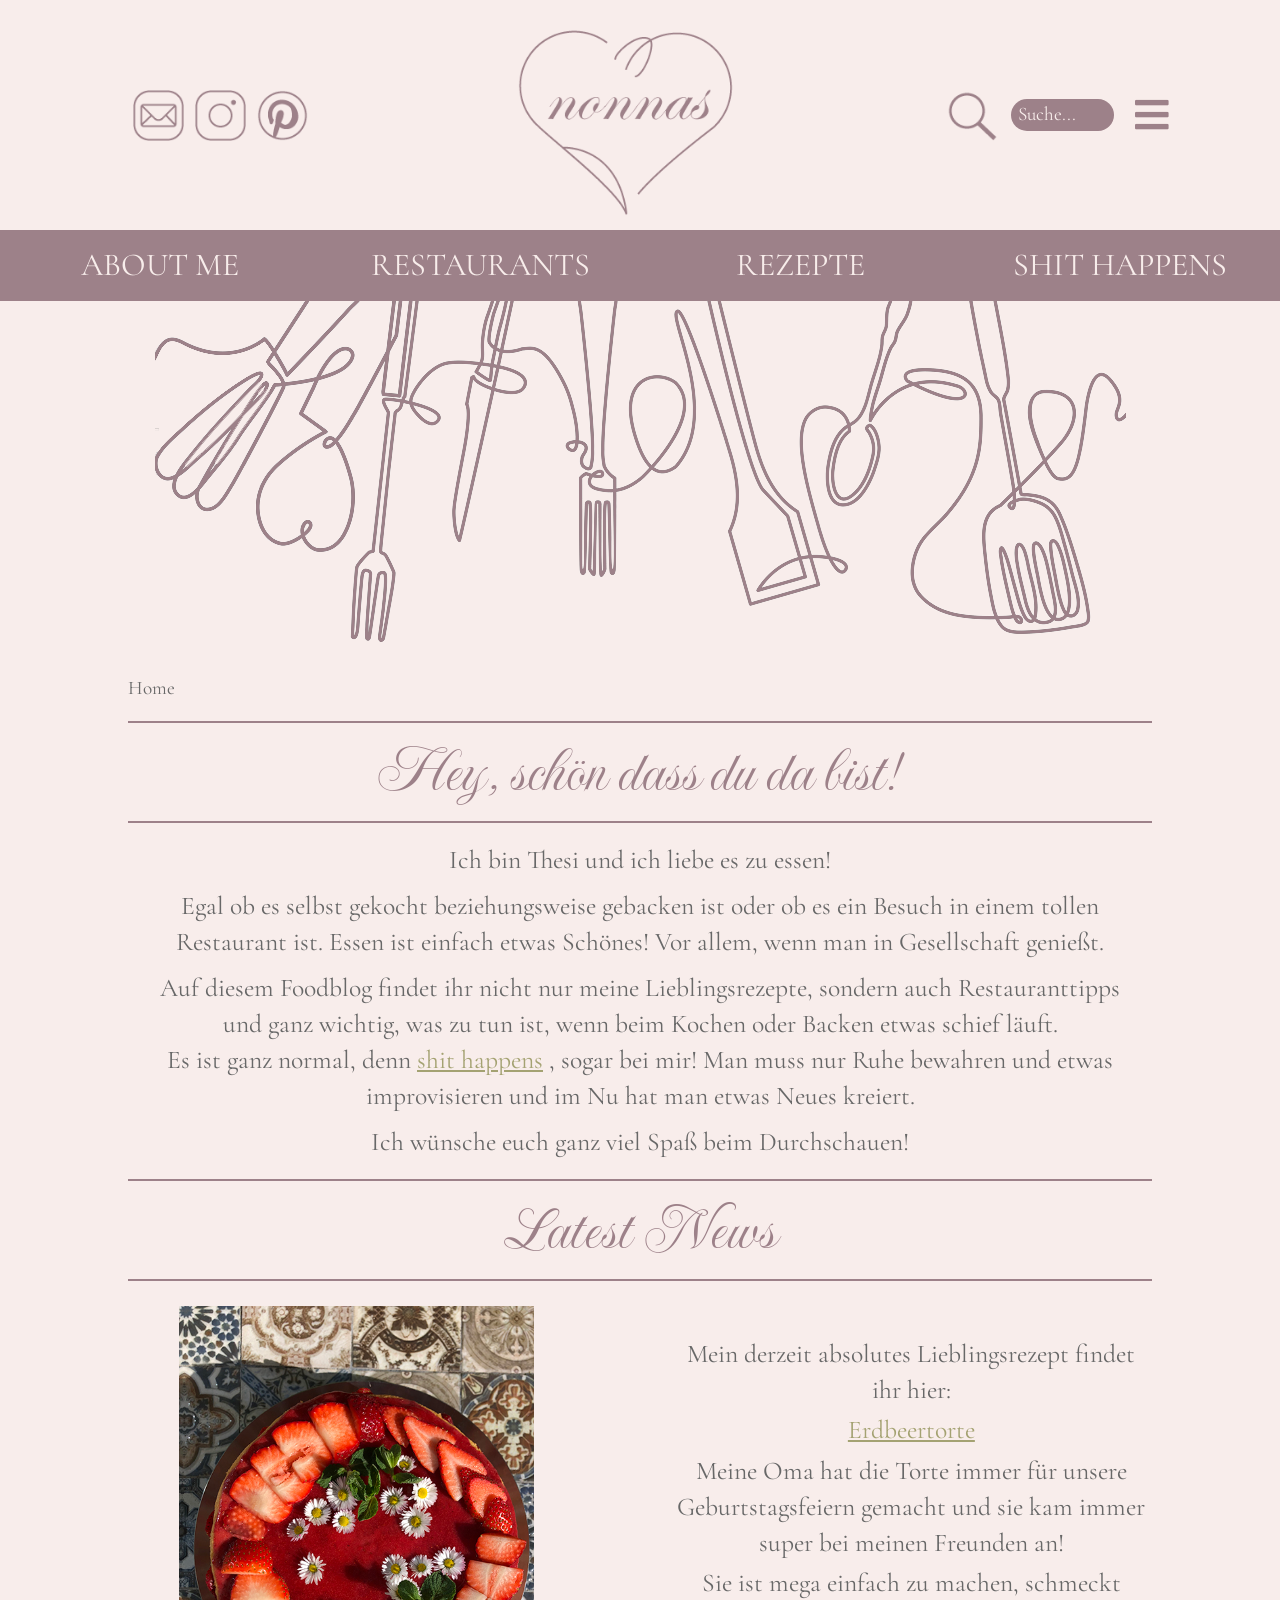
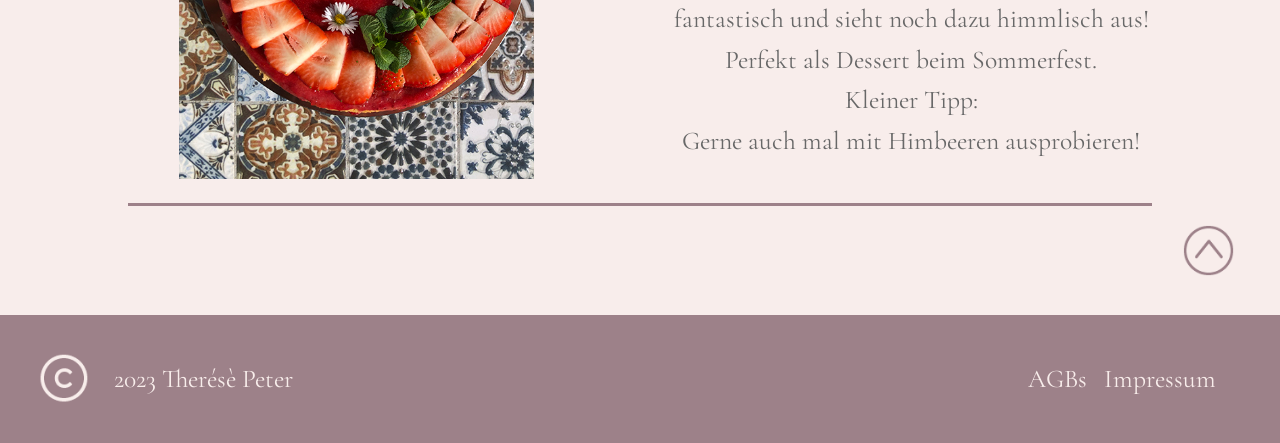
<file: index.html>
<!DOCTYPE html>
<html lang="de">

<head>
    <title>Nonnas Foodblog</title>
    <meta charset="utf-8">
    <link rel="stylesheet" href="css/style.css">
    <link rel="stylesheet" href="fontawesome/css/all.min.css">
    <meta name="viewport" content="width=device-width, initial-scale=1.0">
    <script src="js/script.js" defer></script>

    <link rel="preconnect" href="https://fonts.googleapis.com">
    <link rel="preconnect" href="https://fonts.gstatic.com" crossorigin>
    <link href="https://fonts.googleapis.com/css2?family=Cormorant+Garamond&family=Imperial+Script&display=swap"
        rel="stylesheet">
</head>

<body>

    <header id="header">
        <div class="icons-left">
            <a href="https://outlook.office.com/mail/" class="mail"> </a>
            <a href="https://www.instagram.com/" class="insta"> </a>
            <a href="https://www.pinterest.at/" class="pin"> </a>
        </div>

        <div id="logo" class="logo">
            <a href="index.html"> </a>
        </div>

        <div class="icons-right">
            <div class="icon-suche"></div>
            <div class="searchbar">
                <input type="text" placeholder="Suche...">
                <a href="#"> </a>
            </div>
        </div>
    </header>

    <nav class="menu-homeseite">

        <div><a href="#" class="dropdownmenu">About me</a></div>

        <div class="dropdown">
            <a href="#" class="dropdownmenu">Restaurants</a>
            <div class="dropdown-content">
                <a href="#">Meine Favoriten</a>
                <a href="#">Schon probiert?</a>
                <a href="#">Perfekt mit Freunden/Familie</a>
            </div>
        </div>

        <div class="dropdown">
            <a href="rezepte.html" class="dropdownmenu">Rezepte</a>
            <div class="dropdown-content">
                <a href="#">Bowls</a>
                <a href="#">Drinks</a>
                <a href="#">Fisch</a>
                <a href="#">Fleisch</a>
                <a href="#">Frühstück</a>
                <a href="#">Grillereien</a>
                <a href="#">Kuchen</a>
                <a href="#">Omas Geheimrezepte</a>
                <a href="#">Snacks</a>
                <a href="#">Vegan</a>
                <a href="#">Vegetarisch</a>
            </div>
        </div>

        <div class="dropdown">
            <a href="#" class="dropdownmenu">Shit happens</a>
            <div class="dropdown-content">
                <a href="#">Bei der Vorbereitung</a>
                <a href="#">Bei der Zubereitung</a>
                <a href="#">Beim Backen</a>
                <a href="#">Beim Grillen</a>
                <a href="#">Beim Kochem am Herd</a>
                <a href="#">Beim Kochen im Backrohr</a>
            </div>
        </div>
    </nav>


    <nav id="menu-burger" class="hide">
        <a href="javascript:void(0);" onclick="hideMenu()">
            <div id="geschlossen">
                <i class="fas fa-times"></i>
            </div>
        </a>
        <ul>
            <li><a href="index.html">Home</a></li>
            <li><a href="#">About me</a></li>

            <li class="dropdown-burger">
                <a href="#" class="dropdownmenu-burger">Restaurants</a>
            </li>

            <li class="dropdown-burger">
                <a href="rezepte.html" class="dropdownmenu-burger">Rezepte</a>
            </li>

            <li class="dropdown-burger">
                <a href="#" class="dropdownmenu-burger">Shit happens</a>
            </li>
        </ul>
    </nav>

    <div id="burger-content">
        <a href="javascript:void(0);" onclick="showMenu()">
            <div id="burger"><i class="fas fa-bars"></i></div>
        </a>
    </div>

    <main>
        <div id="titelbild"></div>

        <div class="breadcrumbs">
            <a href="index.html">Home</a>
        </div>

        <div class="trennlinie"></div>
        <h1>Hey, schön dass du da bist!</h1>
        <div class="trennlinie"></div>

        <p>Ich bin Thesi und ich liebe es zu essen!</p>
        <p>Egal ob es selbst gekocht beziehungsweise gebacken ist oder ob es ein Besuch in einem tollen<br>
            Restaurant ist. Essen ist einfach etwas Schönes! Vor allem, wenn man in Gesellschaft genießt.</p>
        <p>Auf diesem Foodblog findet ihr nicht nur meine Lieblingsrezepte, sondern auch Restauranttipps<br>
            und ganz wichtig, was zu tun ist, wenn beim Kochen oder Backen etwas schief läuft.<br>
            Es ist ganz normal, denn
            <a href="shit-happens.html">shit happens</a>
            , sogar bei mir! Man muss nur Ruhe bewahren und etwas<br>
            improvisieren und im Nu hat man etwas Neues kreiert.
        </p>
        <p>Ich wünsche euch ganz viel Spaß beim Durchschauen!</p>

        <div class="trennlinie"></div>
        <h1>Latest News</h1>
        <div class="trennlinie"></div>

        <div class="container-home">
            <div class="homelinks"></div>
            <div class="homerechts">
                <p>Mein derzeit absolutes Lieblingsrezept findet ihr hier:</p>
                <a href="erdbeertorte.html">Erdbeertorte</a>
                <p> Meine Oma hat die Torte immer für unsere<br>
                    Geburtstagsfeiern gemacht und sie kam immer<br>
                    super bei meinen Freunden an!</p>
                <p> Sie ist mega einfach zu machen, schmeckt fantastisch und sieht noch dazu himmlisch aus!</p>
                <p>Perfekt als Dessert beim Sommerfest.</p>
                <p>Kleiner Tipp:</p>
                <p>Gerne auch mal mit Himbeeren ausprobieren!</p>
            </div>
        </div>

        <div class="trennlinie"></div>

        <a href=#top id="seitenanfang">
            <img src="images/pfeil.png" alt="pfeilnachoben">
        </a>
    </main>

    <footer>
        <div class="footer">
            <div class="copyright"></div>
            <div class="footertext">2023 Therésè Peter</div>
            <div class="footerlinks">
                <a href="agbs.html">AGBs</a>
                <a href="impressum.html">Impressum</a>
            </div>
        </div>
    </footer>
</body>

</html>
</file>
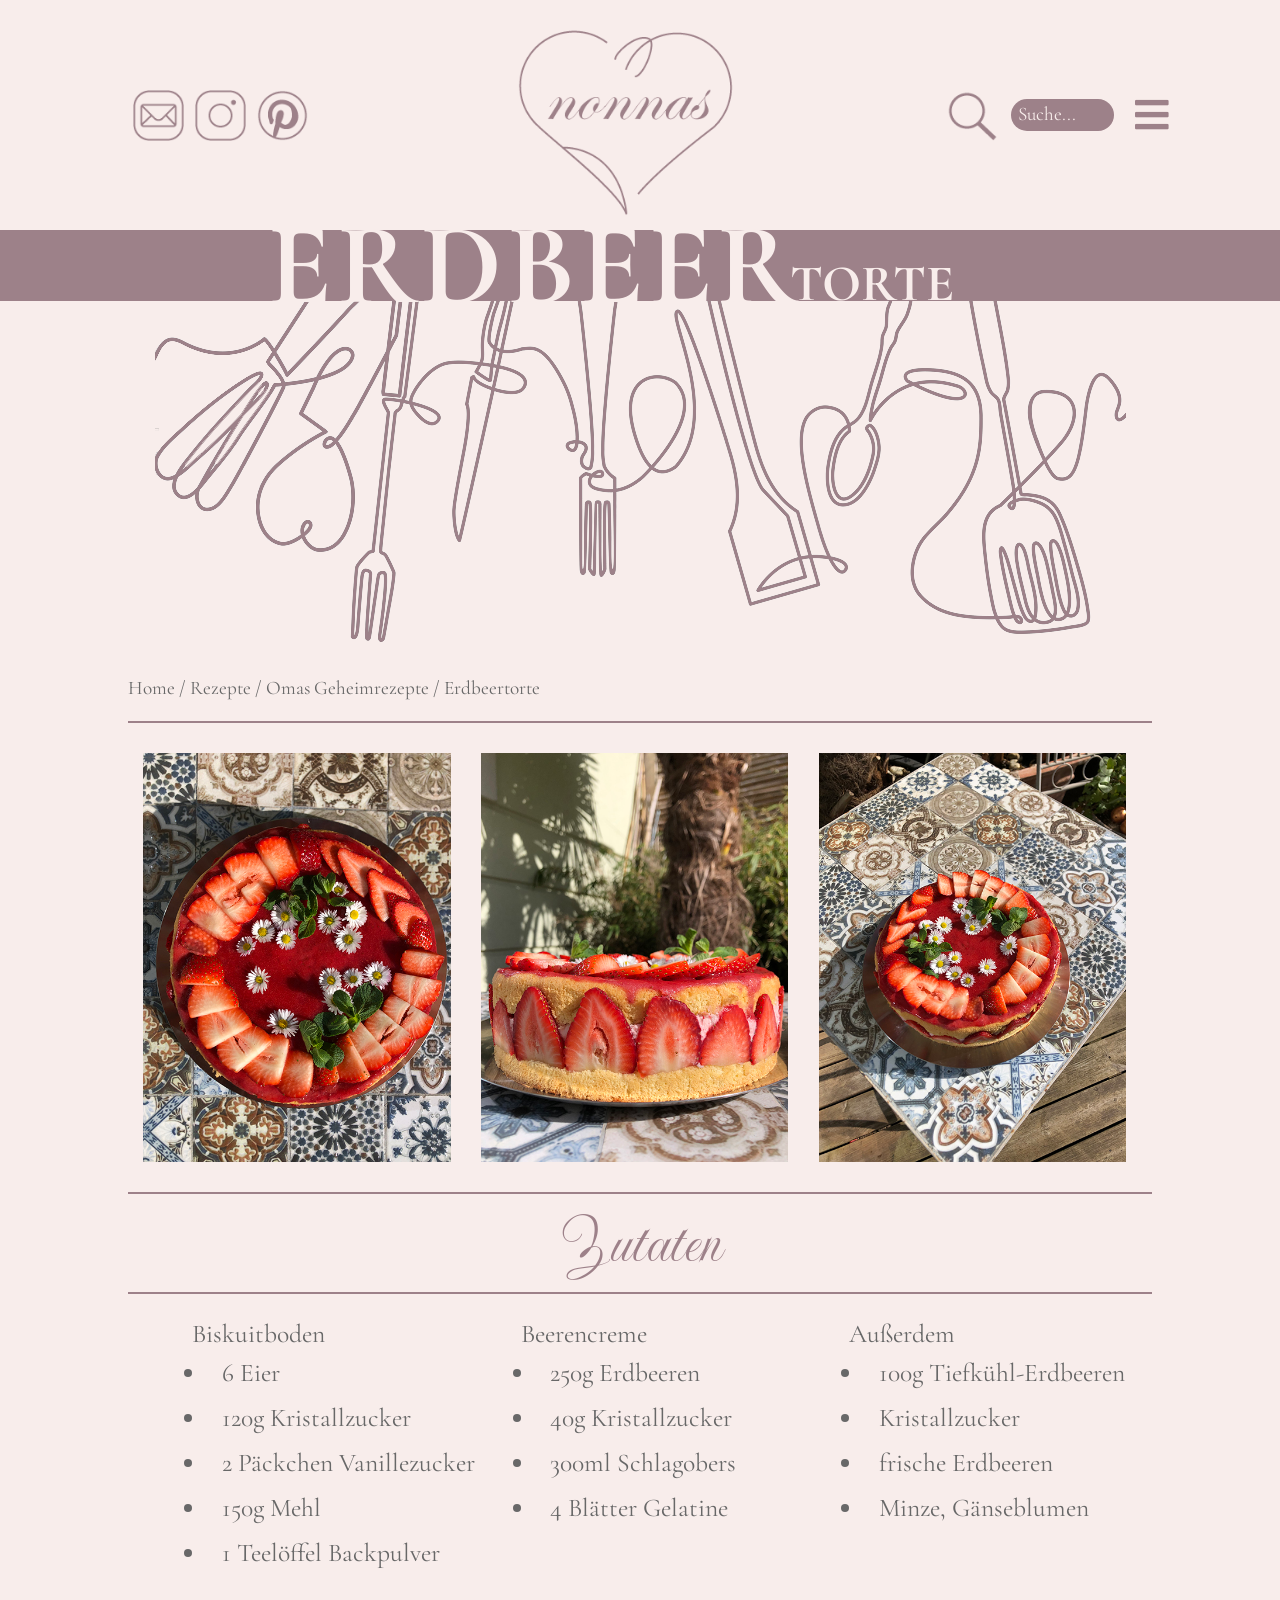
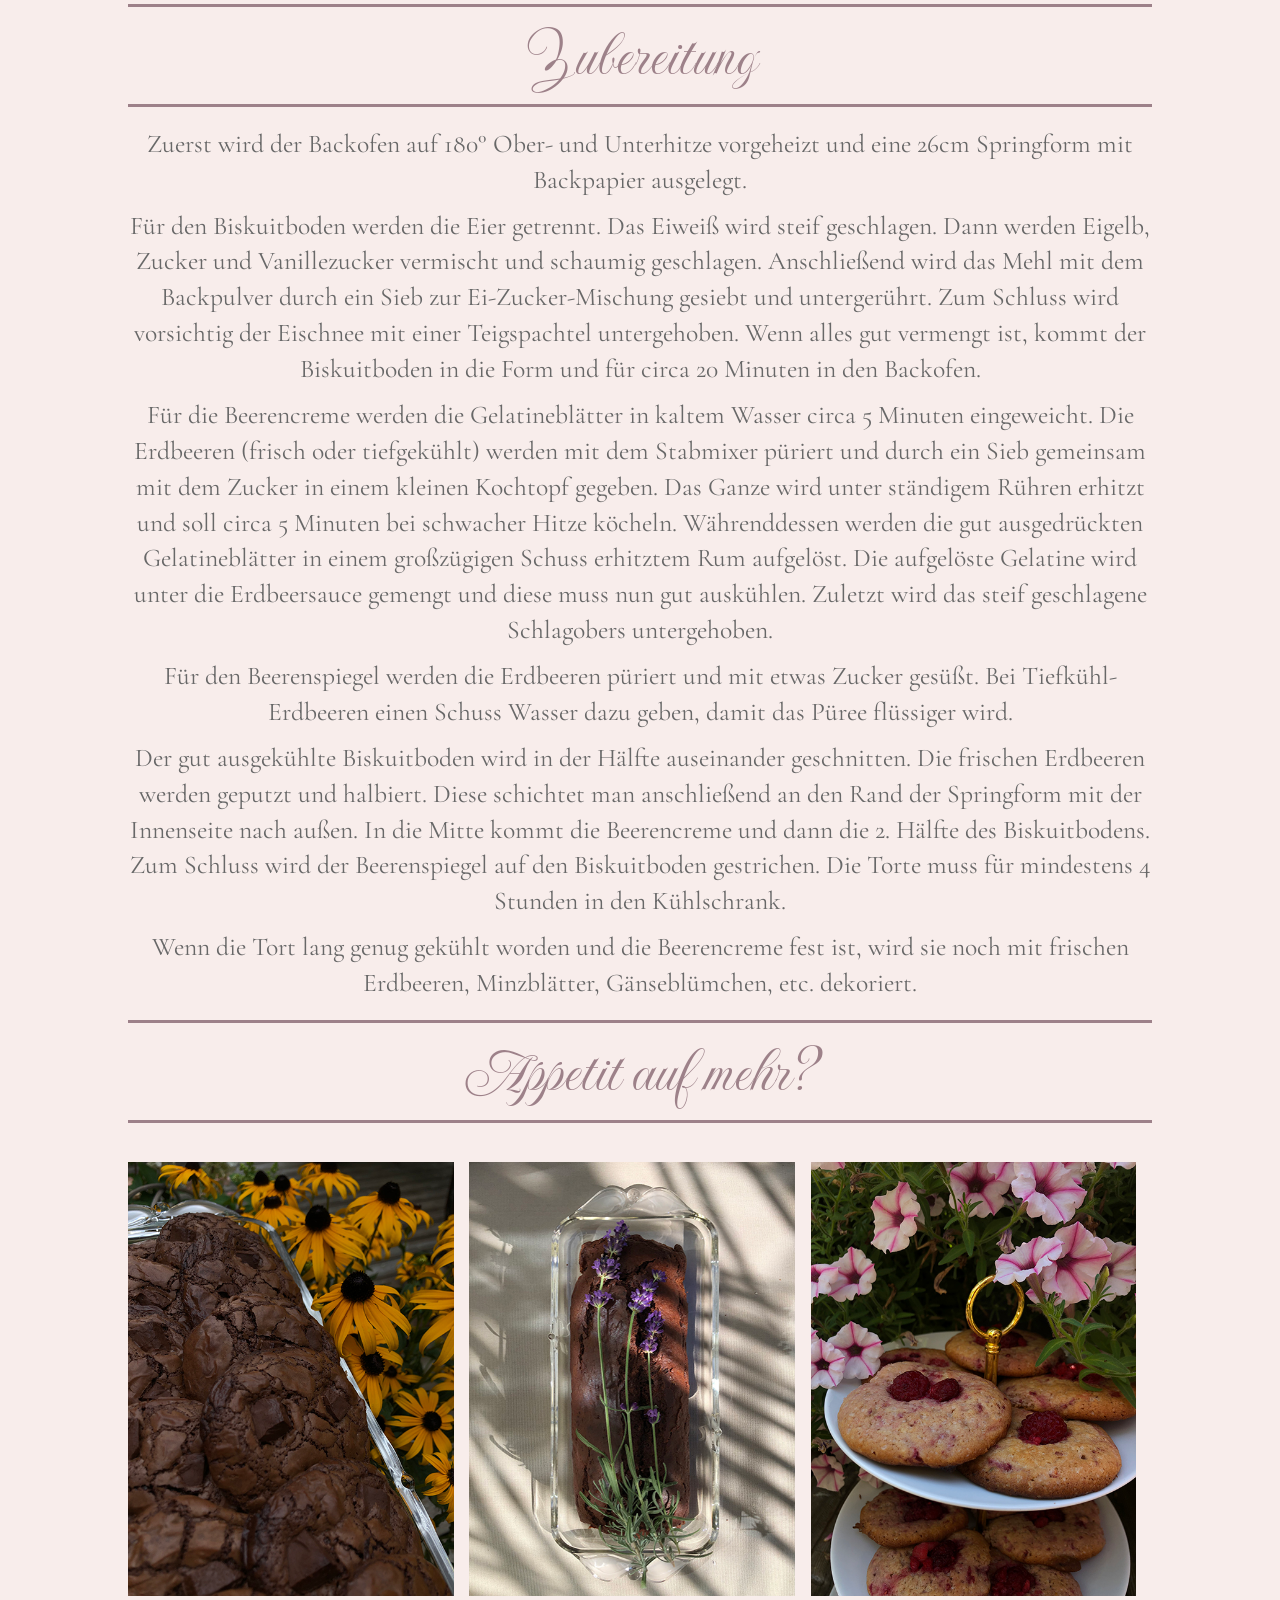
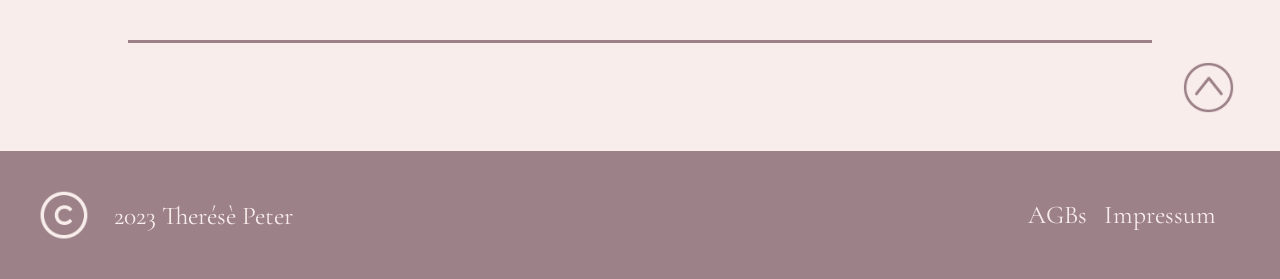
<file: erdbeertorte.html>
<!DOCTYPE html>
<html lang="de">

<head>
    <title>Nonnas Foodblog</title>
    <meta charset="utf-8">
    <link rel="stylesheet" href="css/style.css">
    <link rel="stylesheet" href="fontawesome/css/all.min.css">
    <meta name="viewport" content="width=device-width, initial-scale=1.0">
    <script src="js/script.js"></script>

    <link rel="preconnect" href="https://fonts.googleapis.com">
    <link rel="preconnect" href="https://fonts.gstatic.com" crossorigin>
    <link href="https://fonts.googleapis.com/css2?family=Cormorant+Garamond&family=Imperial+Script&display=swap"
        rel="stylesheet">
</head>

<body>

    <header id="header">
        <div class="icons-left">
            <a href="https://outlook.office.com/mail/" class="mail"> </a>
            <a href="https://www.instagram.com/" class="insta"> </a>
            <a href="https://www.pinterest.at/" class="pin"> </a>
        </div>

        <div class="logo">
            <a href="index.html"> </a>
        </div>

        <div class="icons-right">
            <div class="icon-suche"></div>
            <div class="searchbar">
                <input type="text" placeholder="Suche...">
                <a href="#"></a>
            </div>
        </div>
    </header>

    <nav>
        <h2>Erdbeer</h2>
        <h3>torte</h3>
    </nav>

    <nav id="menu-burger" class="hide">
        <a href="javascript:void(0);" onclick="hideMenu()">
            <div id="geschlossen">
                <i class="fas fa-times"></i>
            </div>
        </a>
        <ul>
            <li><a href="index.html">Home</a></li>
            <li><a href="#">About me</a></li>

            <li class="dropdown-burger">
                <a href="#" class="dropdownmenu-burger">Restaurants</a>
            </li>

            <li class="dropdown-burger">
                <a href="rezepte.html" class="dropdownmenu-burger">Rezepte</a>
            </li>

            <li class="dropdown-burger">
                <a href="#" class="dropdownmenu-burger">Shit happens</a>
            </li>
        </ul>
    </nav>

    <div id="burger-content">
        <a href="javascript:void(0);" onclick="showMenu()">
            <div id="burger"><i class="fas fa-bars"></i></div>
        </a>
    </div>

    <main>
        <div id="titelbild"></div>

        <div class="breadcrumbs">
            <a href="index.html">Home / </a>
            <a href="rezepte.html">Rezepte / </a>
            <a href="oma.html">Omas Geheimrezepte / </a>
            <a href="erdbeertorte.html">Erdbeertorte</a>
        </div>

        <div class="trennlinie"></div>
        <div class="container-bilder">
            <img src="images/erdbeertorte.jpg" alt="Erdbeertorte">
            <img src="images/erdbeertorte2.jpg" alt="Erdbeertorte">
            <img src="images/erdbeertorte3.jpg" alt="Erdbeertorte">
        </div>

        <div class="trennlinie"></div>
        <h1>Zutaten</h1>
        <div class="trennlinie"></div>

        <div class="container-zutatenliste">
            <div>
                <p>Biskuitboden</p>
                <ul>
                    <li>6 Eier</li>
                    <li>120g Kristallzucker</li>
                    <li>2 Päckchen Vanillezucker</li>
                    <li>150g Mehl</li>
                    <li>1 Teelöffel Backpulver</li>
                </ul>
            </div>
            <div>
                <p>Beerencreme</p>
                <ul>
                    <li>250g Erdbeeren</li>
                    <li>40g Kristallzucker</li>
                    <li>300ml Schlagobers</li>
                    <li>4 Blätter Gelatine</li>
                </ul>
            </div>
            <div>
                <p>Außerdem</p>
                <ul>
                    <li>100g Tiefkühl-Erdbeeren</li>
                    <li>Kristallzucker</li>
                    <li>frische Erdbeeren</li>
                    <li>Minze, Gänseblumen</li>
                </ul>
            </div>
        </div>

        <div class="trennlinie"></div>
        <h1>Zubereitung</h1>
        <div class="trennlinie"></div>

        <p>Zuerst wird der Backofen auf 180° Ober- und Unterhitze vorgeheizt und eine 26cm Springform mit Backpapier
            ausgelegt.</p>
        <p>Für den Biskuitboden werden die Eier getrennt. Das Eiweiß wird steif geschlagen. Dann werden Eigelb, Zucker
            und Vanillezucker vermischt und schaumig geschlagen. Anschließend wird das Mehl mit dem Backpulver durch ein
            Sieb zur Ei-Zucker-Mischung gesiebt und untergerührt. Zum Schluss wird vorsichtig der Eischnee mit einer
            Teigspachtel untergehoben. Wenn alles gut vermengt ist, kommt der Biskuitboden in die Form und für circa 20
            Minuten in den Backofen.</p>
        <p>Für die Beerencreme werden die Gelatineblätter in kaltem Wasser circa 5 Minuten eingeweicht. Die Erdbeeren
            (frisch oder tiefgekühlt) werden mit dem Stabmixer püriert und durch ein Sieb gemeinsam mit dem Zucker in
            einem kleinen Kochtopf gegeben. Das Ganze wird unter ständigem Rühren erhitzt und soll circa 5 Minuten bei
            schwacher Hitze köcheln. Währenddessen werden die gut ausgedrückten Gelatineblätter in einem großzügigen
            Schuss erhitztem Rum aufgelöst. Die aufgelöste Gelatine wird unter die Erdbeersauce gemengt und diese muss
            nun gut auskühlen. Zuletzt wird das steif geschlagene Schlagobers untergehoben.</p>
        <p>Für den Beerenspiegel werden die Erdbeeren püriert und mit etwas Zucker gesüßt. Bei Tiefkühl-Erdbeeren einen
            Schuss Wasser dazu geben, damit das Püree flüssiger wird.</p>
        <p>Der gut ausgekühlte Biskuitboden wird in der Hälfte auseinander geschnitten. Die frischen Erdbeeren werden
            geputzt und halbiert. Diese schichtet man anschließend an den Rand der Springform mit der Innenseite nach
            außen. In die Mitte kommt die Beerencreme und dann die 2. Hälfte des Biskuitbodens. Zum Schluss wird der
            Beerenspiegel auf den Biskuitboden gestrichen. Die Torte muss für mindestens 4 Stunden in den Kühlschrank.
        </p>
        <p>Wenn die Tort lang genug gekühlt worden und die Beerencreme fest ist, wird sie noch mit frischen Erdbeeren,
            Minzblätter, Gänseblümchen, etc. dekoriert.</p>

        <div class="trennlinie"></div>
        <h1>Appetit auf mehr?</h1>
        <div class="trennlinie"></div>

        <div class="container-bilder2">

            <div class="hovereffekt"> <img src="images/brownies.jpg" alt="Cookie Brownies">
                <div class="overlay"></div>
                <div class="hovereffekt-content">
                    <a href="#">
                        <h1>Cookie<br>
                            Brownies</h1>
                    </a>
                </div>
            </div>

            <div class="hovereffekt"> <img src="images/bananenbrot.jpg" alt="Bananenbrot">
                <div class="overlay"></div>
                <div class="hovereffekt-content">
                    <a href="#">
                        <h1>Bananen<br>
                            Brot</h1>
                    </a>
                </div>
            </div>

            <div class="hovereffekt"> <img src="images/cookies.jpg" alt="Rasperry-Lemonade Cookies">
                <div class="overlay"></div>
                <div class="hovereffekt-content">
                    <a href="#">
                        <h1>Rasperry<br>
                            Lemonade<br>
                            Cookies</h1>
                    </a>
                </div>
            </div>
        </div>

        <div class="trennlinie"></div>

        <a href=#top id="seitenanfang">
            <img src="images/pfeil.png" alt="pfeilnachoben">
        </a>

    </main>

    <footer>
        <div class="footer">
            <div class="copyright"></div>
            <div class="footertext">2023 Therésè Peter</div>
            <div class="footerlinks">
                <a href="agbs.html">AGBs</a>
                <a href="impressum.html">Impressum</a>
            </div>
        </div>
    </footer>
</body>

</html>
</file>
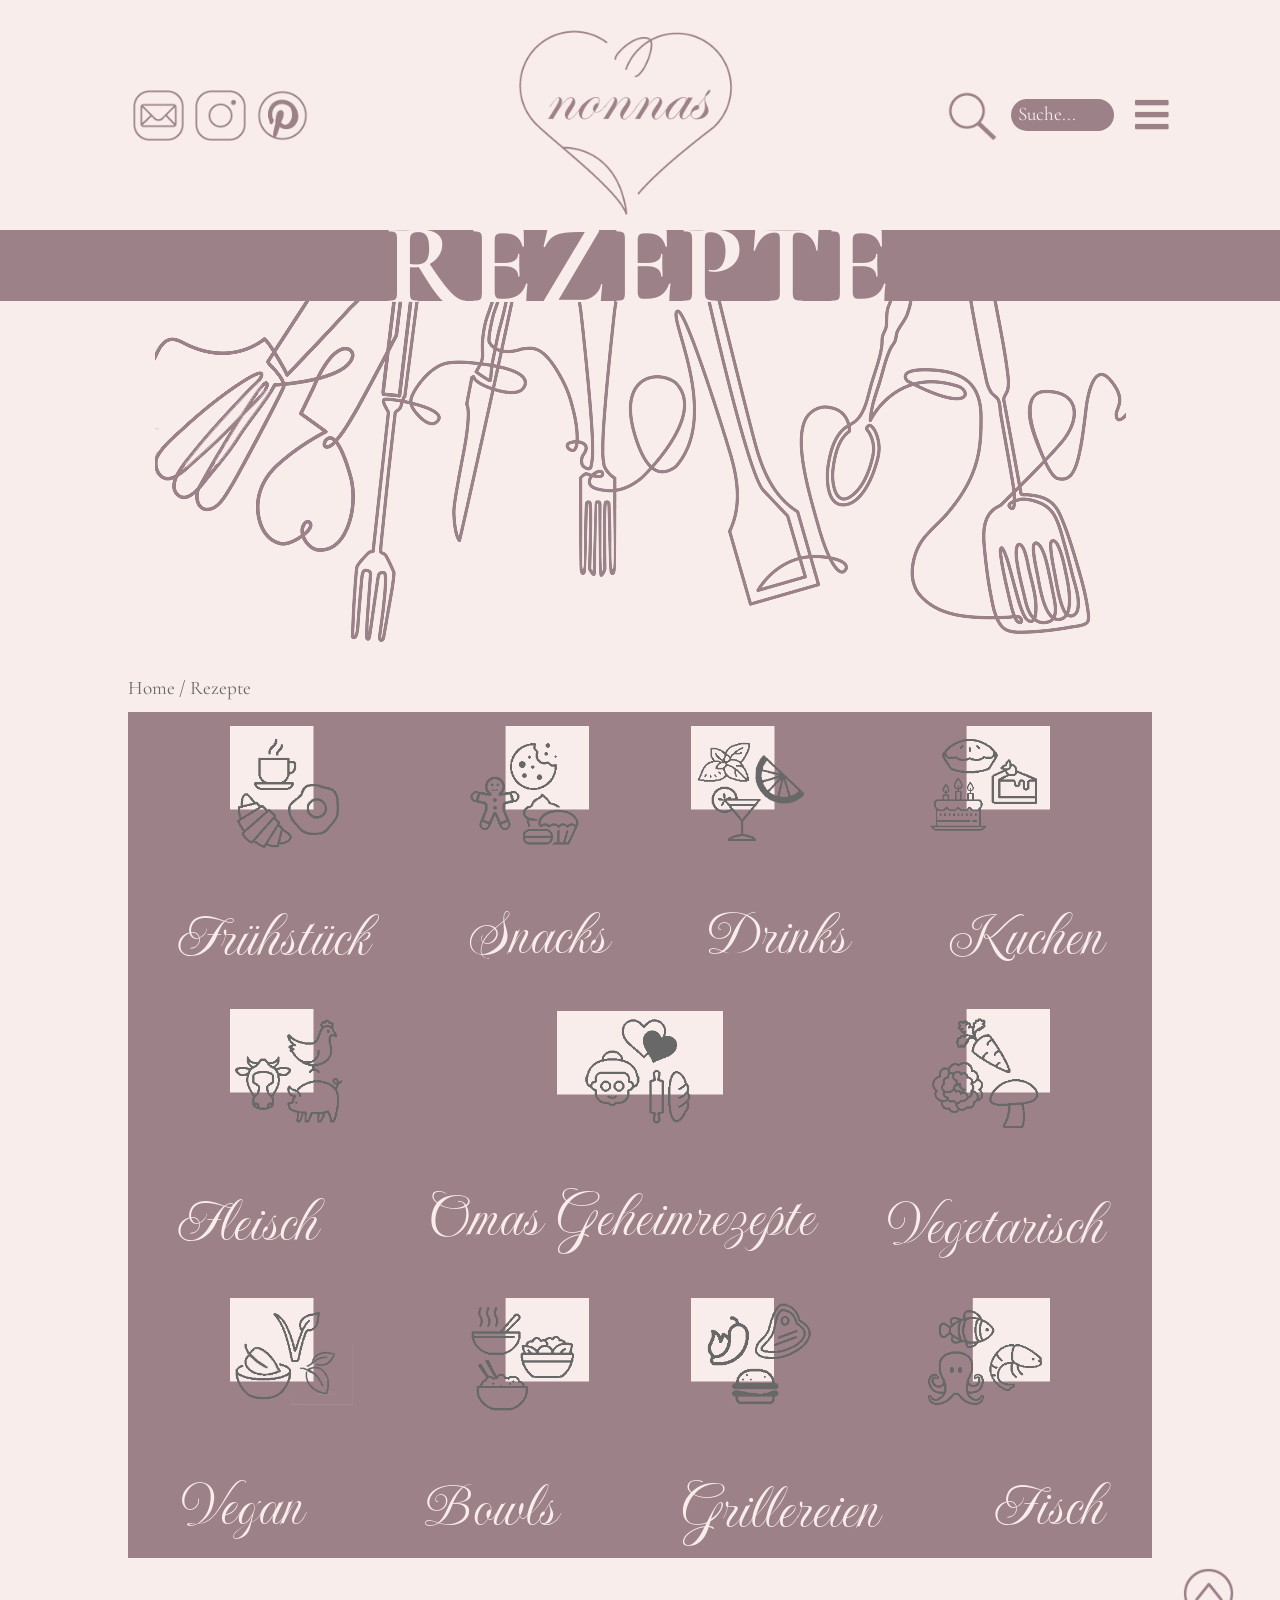
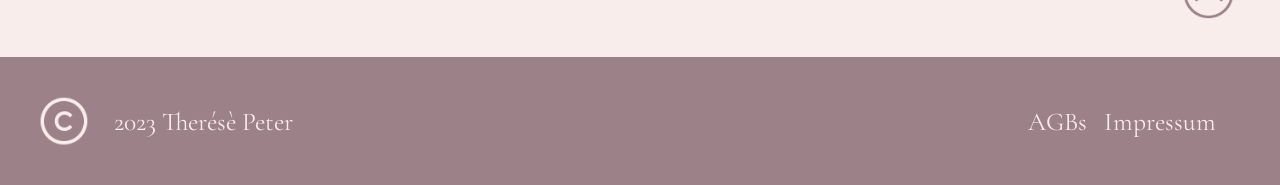
<file: rezepte.html>
<!DOCTYPE html>
<html lang="de">

<head>
    <title>Nonnas Foodblog</title>
    <meta charset="utf-8">
    <link rel="stylesheet" href="css/style.css">
    <link rel="stylesheet" href="fontawesome/css/all.min.css">
    <meta name="viewport" content="width=device-width, initial-scale=1.0">
    <script src="js/script.js"></script>

    <link rel="preconnect" href="https://fonts.googleapis.com">
    <link rel="preconnect" href="https://fonts.gstatic.com" crossorigin>
    <link href="https://fonts.googleapis.com/css2?family=Cormorant+Garamond&family=Imperial+Script&display=swap"
        rel="stylesheet">
</head>

<body>

    <header id="header">
        <div class="icons-left">
            <a href="https://outlook.office.com/mail/" class="mail"> </a>
            <a href="https://www.instagram.com/" class="insta"> </a>
            <a href="https://www.pinterest.at/" class="pin"> </a>
        </div>

        <div class="logo">
            <a href="index.html"> </a>
        </div>

        <div class="icons-right">
            <div class="icon-suche"></div>
            <div class="searchbar">
                <input type="text" placeholder="Suche...">
                <a href="#"></a>
            </div>
        </div>
    </header>

    <nav>
        <h2>Rezepte</h2>
    </nav>

    <nav id="menu-burger" class="hide">
        <a href="javascript:void(0);" onclick="hideMenu()">
            <div id="geschlossen">
                <i class="fas fa-times"></i>
            </div>
        </a>
        <ul>
            <li><a href="index.html">Home</a></li>
            <li><a href="#">About me</a></li>

            <li class="dropdown-burger">
                <a href="#" class="dropdownmenu-burger">Restaurants</a>
            </li>

            <li class="dropdown-burger">
                <a href="rezepte.html" class="dropdownmenu-burger">Rezepte</a>
            </li>

            <li class="dropdown-burger">
                <a href="#" class="dropdownmenu-burger">Shit happens</a>
            </li>
        </ul>
    </nav>

    <div id="burger-content">
        <a href="javascript:void(0);" onclick="showMenu()">
            <div id="burger"><i class="fas fa-bars"></i></div>
        </a>
    </div>

    <main>
        <div id="titelbild"></div>

        <div class="breadcrumbs">
            <a href="index.html">Home / </a>
            <a href="rezepte.html">Rezepte</a>
        </div>

        <div id="main-rezepte">
            <div class="vier-icons">
                <a href="#" class="vier-icons-bilder"><img src="images/fruehstueck.png" alt="Icons Frühstück"></a>
                <a href="#" class="vier-icons-bilder"><img src="images/snacks.png" alt="Icons Snacks"></a>
                <a href="#" class="vier-icons-bilder"><img src="images/drinks.png" alt="Icons Drinks"></a>
                <a href="#" class="vier-icons-bilder"><img src="images/kuchen.png" alt="Icons Kuchen"></a>
            </div>

            <div class="text-vier-icons">
                <a href="#">
                    <h1>Frühstück</h1>
                </a>
                <a href="#">
                    <h1>Snacks</h1>
                </a>
                <a href="#">
                    <h1>Drinks</h1>
                </a>
                <a href="#">
                    <h1>Kuchen</h1>
                </a>
            </div>

            <div class="drei-icons">
                <a href="#" class="drei-icons-bilder"><img src="images/fleisch.png" alt="Icons Fleisch"></a>
                <a href="#" class="drei-icons-bilder"><img src="images/oma.png" alt="Icons Omas Geheimrezepte"></a>
                <a href="#" class="drei-icons-bilder"><img src="images/vegetarisch.png" alt="Icons Vegetarisch"></a>
            </div>

            <div class="text-drei-icons">
                <a href="#">
                    <h1>Fleisch</h1>
                </a>
                <a href="#" class="oma">
                    <h1>Omas Geheimrezepte</h1>
                </a>
                <a href="#">
                    <h1>Vegetarisch</h1>
                </a>
            </div>

            <div class="vier-icons">
                <a href="#" class="vier-icons-bilder"><img src="images/vegan.png" alt="Icons Vegan"></a>
                <a href="#" class="vier-icons-bilder"><img src="images/bowls.png" alt="Icons Bowls"></a>
                <a href="#" class="vier-icons-bilder"><img src="images/grillerein.png" alt="Icons Grillerein"></a>
                <a href="#" class="vier-icons-bilder"><img src="images/fisch.png" alt="Icons Fisch"></a>
            </div>

            <div class="text-vier-icons">
                <a href="#">
                    <h1>Vegan</h1>
                </a>
                <a href="#">
                    <h1>Bowls</h1>
                </a>
                <a href="#">
                    <h1>Grillereien</h1>
                </a>
                <a href="#">
                    <h1>Fisch</h1>
                </a>
            </div>
        </div>

        <a href=#top id="seitenanfang">
            <img src="images/pfeil.png" alt="pfeilnachoben">
        </a>

    </main>

    <footer>
        <div class="footer">
            <div class="copyright"></div>
            <div class="footertext">2023 Therésè Peter</div>
            <div class="footerlinks">
                <a href="agbs.html">AGBs</a>
                <a href="impressum.html">Impressum</a>
            </div>
        </div>
    </footer>
</body>

</html>
</file>
<file: css/style.css>
/*---------------- ALLGEMEINES -----------------*/

body {
    background-color: #F8EDEB;
    margin: 0;
}

main,
header {
    margin-left: 10%;
    margin-right: 10%;
}

nav,
footer {
    background-color: #9D8189;
    height: 5.5vw;
}


/*------------ HEADER, ICONS, LOGO ------------*/

#header {
    display: flex;
    justify-content: space-between;
    align-items: center;
    /*height: 18vw;*/
}

.icons-left {
    display: flex;
    width: 30%;
}

.icons-left a {
    margin-right: 1%;
}

.mail,
.insta,
.pin {
    background-repeat: no-repeat;
    background-position: center;
    background-size: contain;
    height: 4vw;
    width: 100%;
}

.mail {
    background-image: url(../images/mail.png);
}

.insta {
    background-image: url(../images/insta.png);
}

.pin {
    background-image: url(../images/pinterest.png);
}

.logo {
    display: flex;
    align-items: center;
    justify-content: center;
    flex-grow: 1;
    width: 100%;
    height: 18vw;
    background-image: url(../images/logo.png);
    background-repeat: no-repeat;
    background-position: center;
    background-size: contain;
}

.logo a {
    display: block;
    width: 100%;
    height: 100%;
}

.icons-right {
    display: flex;
    align-items: center;
}


/*-------------- SUCHE MIT EINGABE ------------*/

.icon-suche {
    background-image: url(../images/suche.png);
    background-repeat: no-repeat;
    background-position: center;
    background-size: contain;
    height: 4vw;
    width: 6vw;
}

.searchbar {
    display: flex;
    flex: 1;
    height: 2.5vw;
    width: 8vw;
    margin-right: 3vw;
    background-color: #9D8189;
    border-radius: 1em;
    align-items: center;
}

.searchbar input {
    border: none;
    background: none;
    width: 100%;
    height: 100%;
    padding: 0.5em;
    border-radius: 1em;
    outline: none;

}

.searchbar input::placeholder {
    font-family: 'Cormorant Garamond', serif;
    color: #F8EDEB;
    font-size: 1.5vw;
}


/*---------------- DROPDOWN MENÜ ------------------*/

.dropdown {
    position: relative;
}

.dropdownmenu {
    font-family: 'Cormorant Garamond', serif;
    text-transform: uppercase;
    color: #F8EDEB;
    text-decoration: none;
    font-size: 2.5vw;
    padding: 0.4em;
    margin: 0%;
}

.dropdown-content {
    display: none;
    position: absolute;
    left: 0;
    right: 0;
    z-index: 1;
}

.dropdown-content a {
    color: #F8EDEB;
    font-family: 'Cormorant Garamond', serif;
    text-decoration: none;
    text-align: center;
    font-size: 1.7vw;
    margin: 0%;
}

.dropdown:hover .dropdown-content {
    display: block;
}

.dropdown:hover a {
    background: #534045ba;
}

.dropdown>div>a:hover {
    background: #9D8189;
}

nav {
    display: flex;
    justify-content: center;
}

nav>div {
    flex: 1;
}

nav>div>a {
    background: #9D8189;
}

nav>div>a:hover {
    background: #9D8189;
}

nav a {
    display: block;
    padding: 1em 0.4em;
    text-align: center;
    color: #F8EDEB;
    text-decoration: none;
}

/*------------- MEDIA QUERIES BEI BILDSCHIRMEN 1150px ----------*/
/*wird zwar kleinere Schrift aber nicht in der Mitte von Nav-Balken...*/
@media only screen and (max-width: 1150px) {
    .dropdownmenu {
        text-align: center;
    }

}


/*--------- BURGER-BUTTON MENÜ -------------*/

#menu-burger {
    width: 22vw;
    position: fixed;
    right: 0%;
    top: 0%;
    min-height: 100vh;
    background: linear-gradient(to bottom, #534045ba 0%, #9D8189 100%);
    ;
}

#menu-burger>ul {
    list-style-type: none;
    text-transform: uppercase;
}

#menu-burger>ul>li {
    margin-top: 1vw;
    margin-right: 1vw;
}

#menu-burger>ul>li>a {
    padding: 1vw;

}

#menu-burger a,
#menu-burger a:visited {
    color: #F8EDEB;
    text-decoration: none;
}

nav#menu-burger a:hover {
    background-color: #9D8189;
    width: 23vw;
}

/*BurgerButton*/
#burger {
    position: absolute;
    right: 8.5vw;
    top: 7.5vw;
    width: 3vw;
    height: 3vw;
    color: #9D8189;
    font-size: 3vw;
    text-align: center;
}

/*Kreuz zum Schließen*/
#geschlossen {
    position: absolute;
    right: 1vw;
    top: 1vw;
    width: 1.5vw;
    height: 1.5vw;
    color: #9D8189;
    font-size: 2vw;
}

.hide {
    display: none;
}

.dropdown-burger:hover .dropdown-content-burger {
    display: block;
}

.dropdownmenu-burger {
    position: relative;
}


/*----------------- TITELBILD ---------------------*/

#titelbild {
    width: 100%;
    height: 374px;
    /*transition: height 1s;*/
    min-width: 50%;
    min-height: 200px;
    background-image: url(../images/header.png);
    background-repeat: no-repeat;
    background-position: center;
    background-size: contain;
}

@media only screen and (max-width: 1100px) {
    #titelbild {
        height: auto;
        width: auto;
        margin: -0.2%;
    }
}

@media only screen and (max-width: 500px) {
    #titelbild {
        height: auto;
        width: auto;
        margin: -4.7%;
    }
}


/*------------------- TRENNLINIE ------------------*/

.trennlinie {
    width: 100%;
    height: 0.2vw;
    background-color: #9D8189;
    margin: 1.5vw 0vw;
}


/*----------------- SCHRIFT ------------------*/

p {
    font-family: 'Cormorant Garamond', serif;
    color: #686868;
    text-align: center;
    font-size: 2vw;
    line-height: 1.4em;
    margin: 1% 0%;
}

a {
    font-family: 'Cormorant Garamond', serif;
    color: #A4A272;
    text-align: center;
    text-decoration: underline;
    font-size: 2vw;
    line-height: 1.4em;
    margin: 1% 0%;
}

h1 {
    font-family: 'Imperial Script', cursive;
    color: #9D8189;
    font-weight: normal;
    text-align: center;
    font-size: 5vw;
    line-height: 0.4em;
    margin: 3.5% 0%;
}

h2,
h3 {
    font-family: 'Cormorant Garamond', serif;
    color: #F8EDEB;
    font-weight: bold;
    text-align: center;
    text-transform: uppercase;
}

h2 {
    font-size: 9vw;
    letter-spacing: 0.5vh;
    margin: -2.7%;
}

h3 {
    font-size: 4vw;
    margin: 1.8%;
}


/*------------- WO BEFINDE ICH MICH ---------------*/

.breadcrumbs {
    margin-bottom: 0.5%;
}

.breadcrumbs a {
    text-decoration: none;
    color: #686868;
    font-size: 1.5vw;
}


/*------------ HOME SPALTE ERDBEERTORTE ------------*/

.container-home {
    display: flex;
    flex-wrap: wrap;
    width: 100%;
    margin: 1% auto;
    justify-content: space-between;
}

.homerechts {
    flex: 1;
    text-align: center;
    margin: 3% 0% 2% 0%;
    width: 65%;
}

.homelinks {
    flex: 1;
    width: 35%;
    background-image: url(../images/erdbeertorte.jpg);
    background-repeat: no-repeat;
    background-position: left;
    background-size: contain;
    height: auto;
    min-height: 300px;
    margin: 0.5% 1% 0.5% 5%;
}


/*-------- MEDIA QUERIES BEI KLEINEREN BILDSCHIRMEN (800px) -----------*/

@media only screen and (max-width: 800px) {
    .container-home {
        flex-direction: column-reverse;
    }

    .homelinks,
    .homerechts {
        width: 100%;
        margin: 2% 0;
        height: auto;
    }

    .homelinks {
        background-position: center;
    }
}


/*--------- PFEIL NACH OBEN ----------*/

#seitenanfang img {
    height: 4vw;
}

#seitenanfang {
    display: flex;
    margin-left: 103%;
}


/*----------------- FOOTER ------------------*/

.footer {
    display: flex;
    justify-content: space-between;
    align-items: center;
    padding: 3vw;
    background-color: #9D8189;
    margin-top: 3vw;
}

.footertext {
    font-family: 'Cormorant Garamond', serif;
    color: #F8EDEB;
    text-align: left;
    font-size: 2vw;
    text-decoration: none;
    flex: 1;
}

.copyright {
    height: 4vw;
    width: 5vw;
    background-image: url(../images/copyright.png);
    background-repeat: no-repeat;
    background-position: left;
    background-size: contain;
    margin-right: 1%;
}

.footerlinks {
    display: flex;
    align-items: center;
    justify-content: space-between;
    padding: 0% 5%;
}

.footerlinks a {
    font-family: 'Cormorant Garamond', serif;
    color: #F8EDEB;
    text-align: center;
    font-size: 2vw;
    text-decoration: none;
    margin-left: 10%;
}


/*--------------- ERDBEERTORTE SEITE ---------------*/
/*------------------ 3 BILDER NEBENEINANDER -----------*/

.container-bilder {
    display: flex;
    flex-wrap: wrap;
    width: 100%;
    margin: 1% auto;
}

.container-bilder img {
    width: 30%;
    height: auto;
    margin: 1% 1.5%;
    align-items: center;
}


/*----------------- HOVEREFFEKT BILDER ----------------*/

.container-bilder2 {
    display: flex;
    padding: 1%;
    height: 50%;
    width: 100%;
    position: relative;
    z-index: 200;
}

.container-bilder2 .hovereffekt {
    position: relative;
    overflow: hidden;
    margin: 1% -1%;
}

.container-bilder2 .hovereffekt img {
    width: 90%;
    height: auto;
    margin: 0;
    align-items: center;
}

.container-bilder2 .overlay {
    display: none;
    position: absolute;
    z-index: 1;
    left: 40%;
    top: 50%;
    transform: translate(-50%, -50%);
    text-align: center;
    background-color: #F8EDEB90;
    padding: 50%;
    height: 80%;
}

.container-bilder2 .hovereffekt:hover .overlay,
.container-bilder2 .hovereffekt:hover .hovereffekt-content {
    display: block;
}

.container-bilder2 .hovereffekt-content {
    display: none;
    position: absolute;
    z-index: 1;
    left: 45%;
    top: 45%;
    transform: translate(-50%, -45%);
    text-align: center;
    background-color: #F8EDEB;
    padding: 20% 10%;
}

.hovereffekt-content h1 {
    color: #9D8189;
    line-height: 100%;
}

.hovereffekt-content a {
    text-decoration: none;
}


/*----------------- ZUTATENLISTE --------------*/

.container-zutatenliste {
    display: grid;
    grid-template-columns: repeat(3, 1fr);
    gap: 2vw;
    margin-left: 5vw;
    margin-top: 1.5vw;
}

.container-zutatenliste p {
    font-family: 'Cormorant Garamond', serif;
    color: #686868;
    font-size: 2vw;
    text-align: left;
    margin-bottom: 1%;
}

.container-zutatenliste ul {
    padding-left: 5%;
    margin-top: 0;
}

.container-zutatenliste li {
    font-family: 'Cormorant Garamond', serif;
    color: #686868;
    font-size: 2vw;
    line-height: 1.2em;
    margin-top: 2%;
    margin-bottom: 5%;
    padding-left: 5%;
}


/*------------ REZEPTE MAIN BEREICH --------------*/

#main-rezepte {
    background: #9D8189;
    display: block;
    width: 100%;
}

.vier-icons,
.drei-icons,
.text-vier-icons,
.text-drei-icons {
    display: flex;
    justify-content: space-between;
}

.vier-icons,
.drei-icons {
    width: 80%;
    margin: 1% 10%;
}

.text-vier-icons,
.text-drei-icons {
    margin: 1% 0%;
    width: 90%;
    padding: 0% 5%;
}

.text-vier-icons h1,
.text-drei-icons h1 {
    color: #F8EDEB;
    font-size: 5vw;
    width: 50%;
    line-height: 100%;
}

.oma h1 {
    width: 150%;
    margin: 0% -20%;
}

.text-vier-icons a,
.text-drei-icons a {
    text-decoration: none;
}

.vier-icons-bilder img,
.drei-icons-bilder img {
    height: 10vw;
    margin: 5% -50%;
}
</file>
